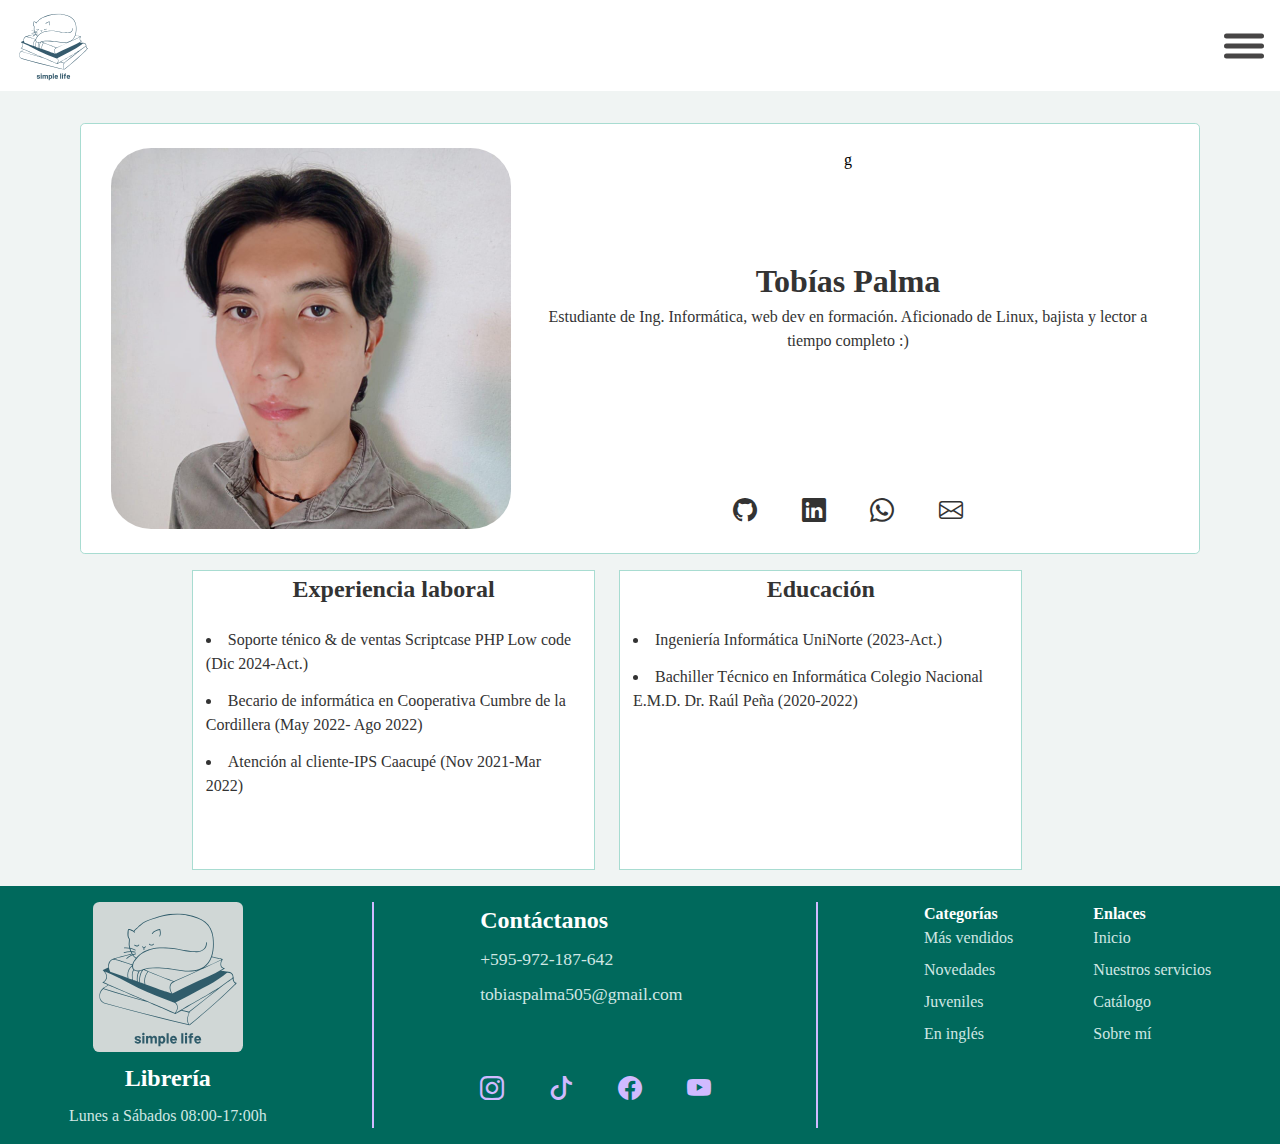
<file: pages/biografia.html>
<!DOCTYPE html>
<html lang="es">
<head>
    <meta charset="UTF-8">
    <meta name="viewport" content="width=device-width, initial-scale=1.0">
    <link rel="stylesheet" href="../css/styles.css">
    <link rel="stylesheet" href="../css/styles2.css">
    <link
    rel="stylesheet"
    href="https://cdn.jsdelivr.net/npm/bootstrap-icons@1.10.5/font/bootstrap-icons.css"/>
    <script src="../js/script.js" defer></script>
    <title>Biografía</title>
</head>
<body>
      <header>
        <div class="headerIzquierda">
            <a href="../index.html"><img src="../images/logo.svg" style="width: 75px;" alt=""></a>
        </div>

        <div class="ham-menu-off">
            <button id="btn-modo-oscuro">Modo Nocturno</button>
            <a href="./catalogo.html"><li>Catálogo</li></a>
            <a href="./servicios.html"><li>Nuestros servicios</li></a>
            <a href="./sugerencias.html"><li>Envianos tu sugerencias</li></a>
            <a href="./biografia.html"><li>Sobre mí</li></a>
        </div>

        <nav class="nav-ham-menu">
            <div class="ham-menu">
                <span></span>
                <span></span>
                <span></span>
            </div>
        </nav>
    </header>

    <main>

<div class="contenedor-biografia">


<div class="biografia primero">
    <img src="../images/yo.jpeg"alt="">

    <div class="biografia-derecha">

g
        <span>
            <h1>Tobías Palma</h1>
            <p>Estudiante de Ing. Informática, web dev en formación. Aficionado de Linux, bajista y lector a tiempo completo :)</p>
        </span>
                <div class="footer-centro-redes">
                        <a href="https://github.com/sebas2426"><i class="bi bi-github" style="font-size: 1.5rem;"></i></a>
                        <a href="https://www.linkedin.com/in/tobias-palma/"><i class="bi bi-linkedin" style="font-size: 1.5rem;"></i></a>
                        <a href="https://wa.me/595972187642"><i class="bi bi-whatsapp" style="font-size: 1.5rem;"></i></a>
                        <a href="mailto:tobiaspalma505@gmail.com"><i class="bi bi-envelope" style="font-size: 1.5rem;"></i></a>
                </div>
    </div>

    
</div>

<div class="biografias-secundarias">
   <!-- <div class="biografia segundo">
        <h2>Otros Proyectos</h2>
        <ul>
            <li>Proyecto 1</li>
            <li>Proyecto 2</li>
        </ul>
    </div>-->

    <div class="biografia tercero">
        
        <h2>Experiencia laboral</h2>
        <ul>
            <li>Soporte ténico & de ventas Scriptcase PHP Low code (Dic 2024-Act.)</li>
            <li>Becario de informática en Cooperativa Cumbre de la Cordillera (May 2022- Ago 2022)</li>
            <li>Atención al cliente-IPS Caacupé (Nov 2021-Mar 2022)</li>
        </ul>
    </div>
    
    <div class="biografia cuarto">
        <h2>Educación</h2>
        <ul>
            <li>Ingeniería Informática UniNorte (2023-Act.)</li>
            <li>Bachiller Técnico en Informática Colegio Nacional E.M.D. Dr. Raúl Peña (2020-2022)</li>
        </ul>
    </div>

</div>
</div>

<i class="bi bi-arrow-up-circle ir-inicio hidden"  style="font-size: 2.5rem;"></i>
    </main>

    <footer>
        <div class="contenedor-footer">

        <div class="footer-izquierda">
            <img src="../images/logo.svg" width="150px" height="auto" alt="">
            <h2>Librería</h2>
            <p>Lunes a Sábados 08:00-17:00h</p>
        </div>
        <div class="footer-linea"></div>

        <div class="footer-centro">
            <h2>Contáctanos</h2>
                <nav>
                    <ul>
                        <li class="numero">+595-972-187-642</li>
                        <li>tobiaspalma505@gmail.com</li>
                    </ul>
                </nav>
                
                <div class="footer-centro-redes">
                    <a href=""><i class="bi bi-instagram" style="font-size: 1.5rem;"></i></a>
                    <a href=""><i class="bi bi-tiktok" style="font-size: 1.5rem;"></i></a>
                    <a href=""><i class="bi bi-facebook" style="font-size: 1.5rem;"></i></a>
                    <a href=""><i class="bi bi-youtube" style="font-size: 1.5rem;"></i></a>
                </div>
        </div>
        <div class="footer-linea"></div>

            <div class="footer-derecha">
                <div class="footer-derecha-navs">
                    <h4>Categorías</h4>
                    <nav>
                        <ul>
                            <a href="./catalogo.html"><li>Más vendidos</li></a>
                            <a href="./catalogo.html"><li>Novedades</li></a>
                            <a href="./catalogo.html"><li>Juveniles</li></a>
                            <a href="./catalogo.html"><li>En inglés</li></a>
                        </ul>
                        
                    </nav>
                </div>

                <div class="footer-derecha-navs">
                    <h4>Enlaces</h4>
                    <nav>
                        <ul>
                            <a href="../index.html"><li>Inicio</li></a>
                            <a href="../pages/servicios.html"><li>Nuestros servicios</li></a>
                            <a href="../pages/catalogo.html"><li>Catálogo</li></a>
                            <a href="../pages/biografia.html"><li>Sobre mí</li></a>
                        </ul>
                        
                    </nav>
                </div>
            </div>

        </div>
    </footer>
</body>
</html>
</file>
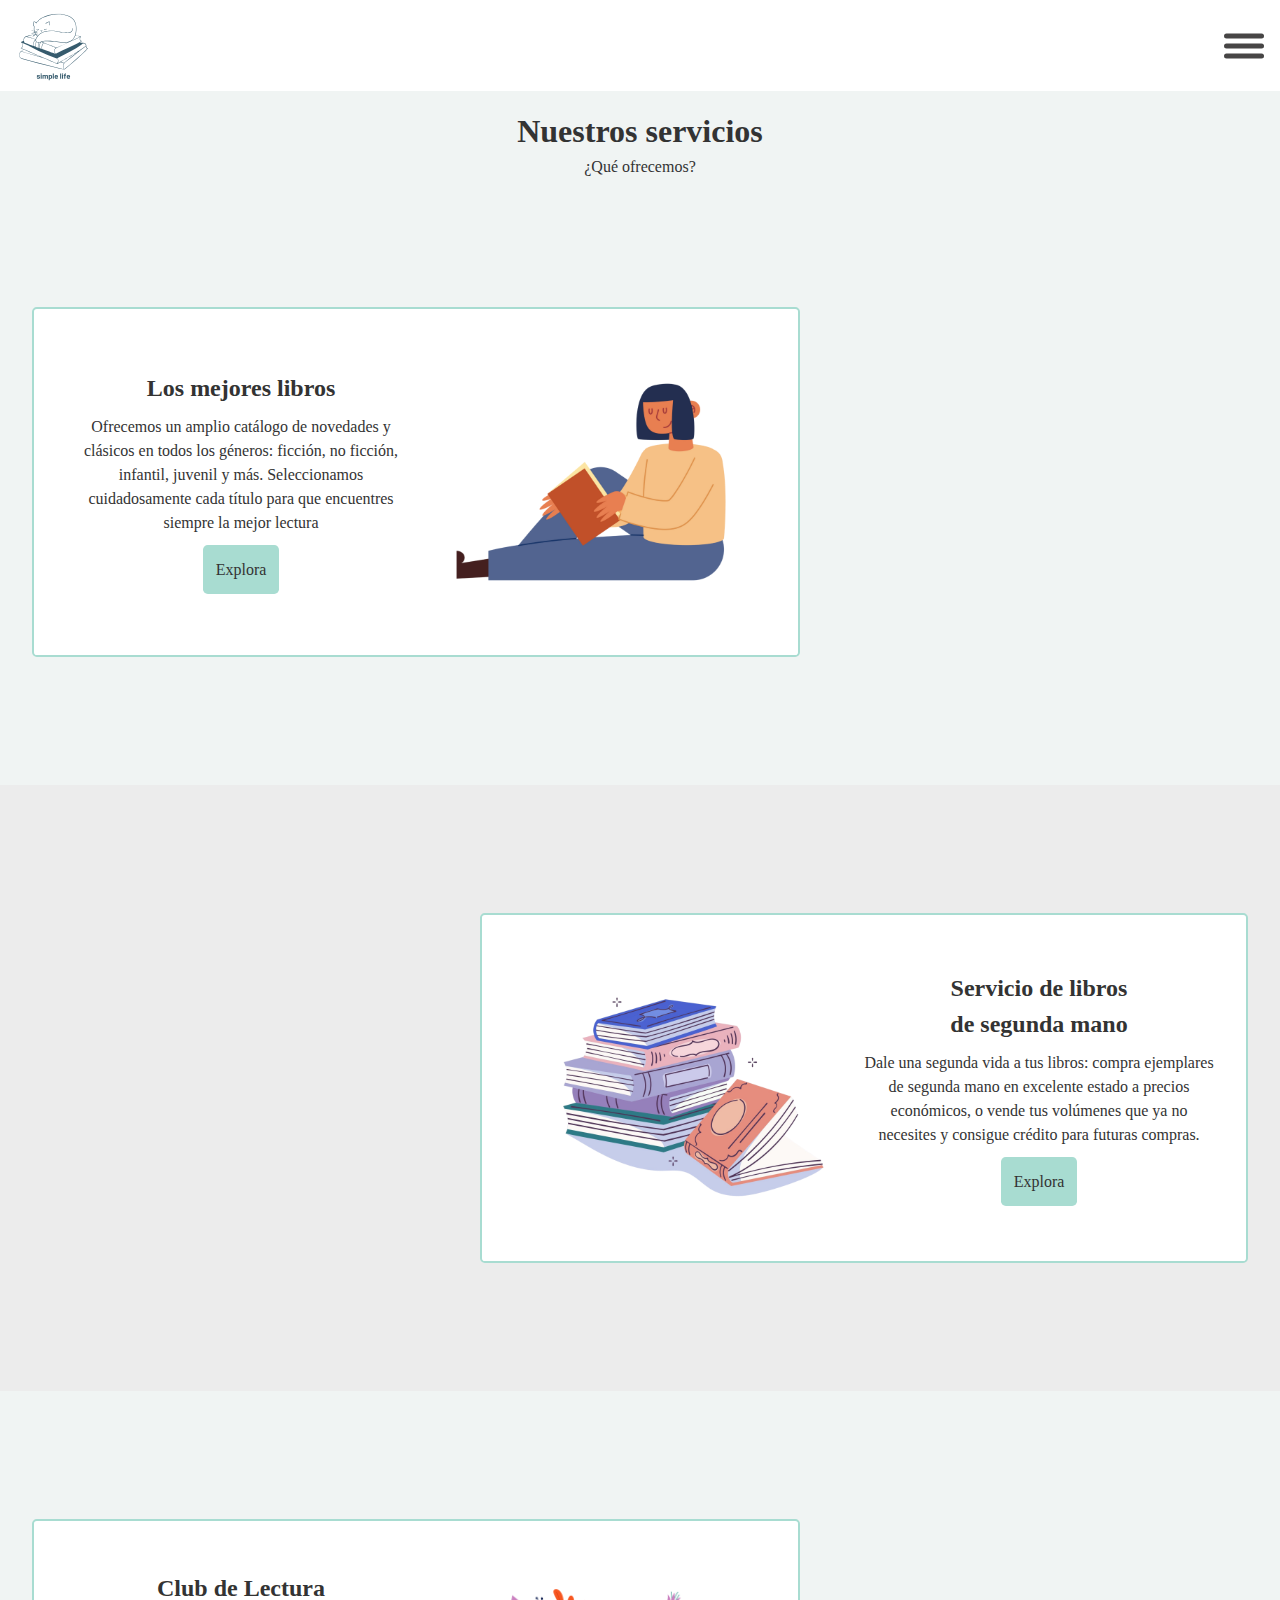
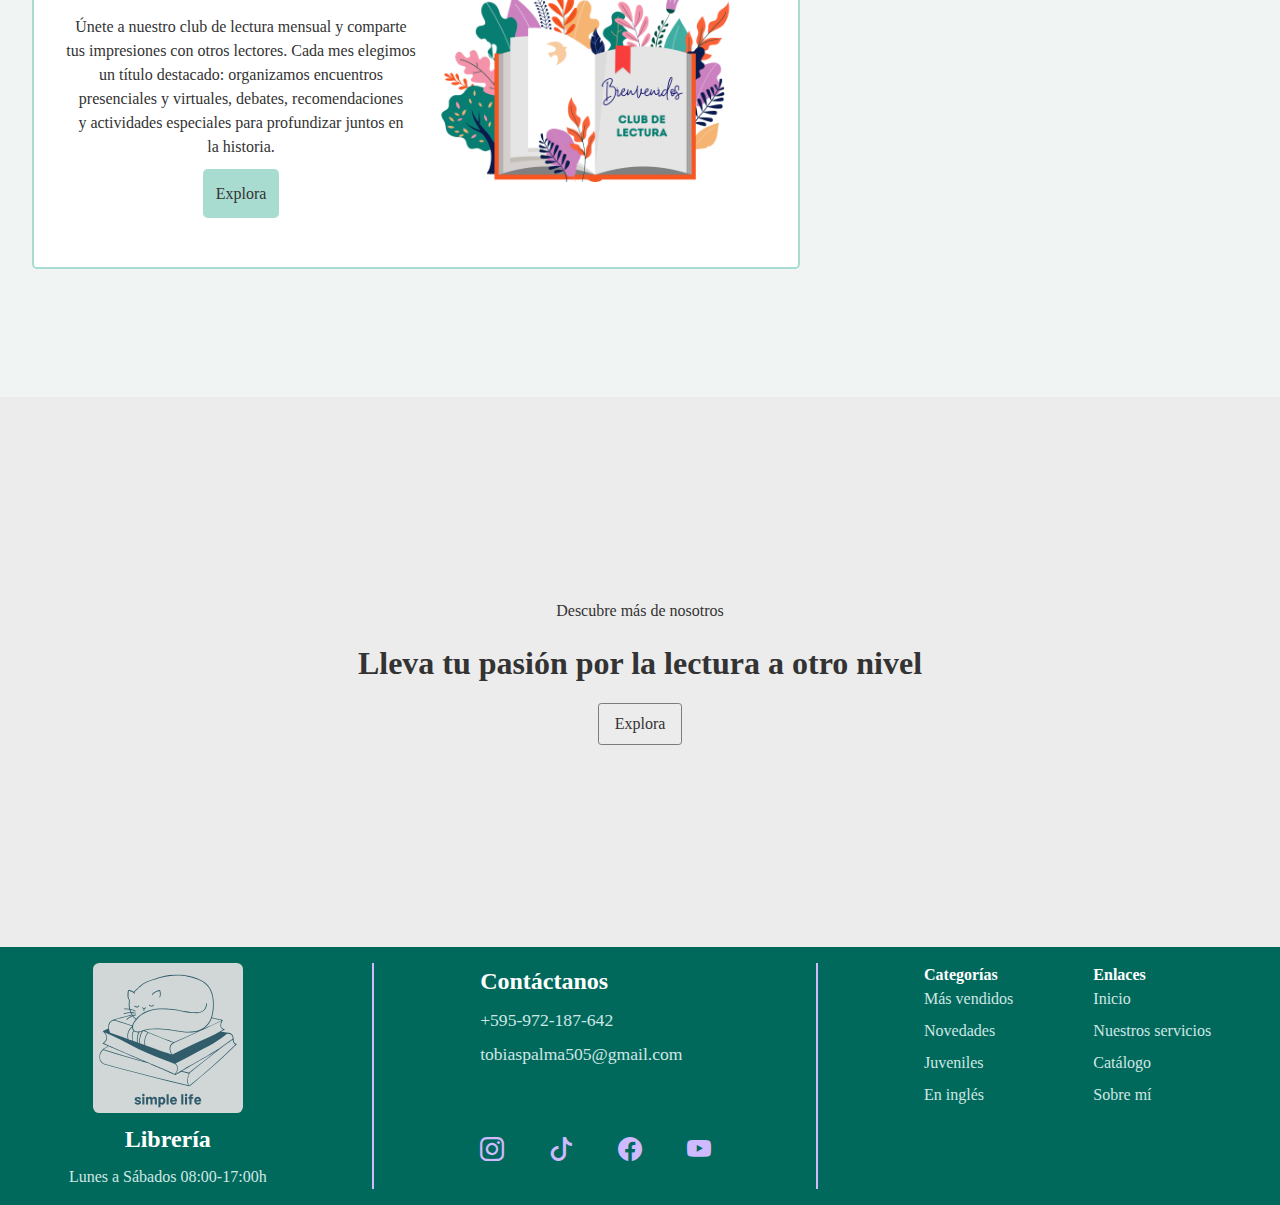
<file: pages/servicios.html>
<!DOCTYPE html>
<html lang="es">
<head>
    <meta charset="UTF-8">
    <meta name="viewport" content="width=device-width, initial-scale=1.0">
    <link rel="stylesheet" href="../css/styles.css">
    <link rel="stylesheet" href="../css/styles2.css">
    <link
    rel="stylesheet"
    href="https://cdn.jsdelivr.net/npm/bootstrap-icons@1.10.5/font/bootstrap-icons.css"/>
    <script src="../js/script.js" defer></script>
    <title>Nuestros servicios</title>
</head>
<body>
    <header>
        <div class="headerIzquierda">
            <a href="../index.html"><img src="../images/logo.svg" style="width: 75px;" alt=""></a>
        </div>

        <div class="ham-menu-off">
            <!--<a href=""><li>Modo Nocturno</li></a>-->
            <a href="./catalogo.html"><li>Catálogo</li></a>
            <a href="./servicios.html"><li>Nuestros servicios</li></a>
            <a href="./sugerencias.html"><li>Envianos tu sugerencias</li></a>
            <a href="./biografia.html"><li>Sobre mí</li></a>
        </div>

        <nav class="nav-ham-menu">
            <div class="ham-menu">
                <span></span>
                <span></span>
                <span></span>
            </div>
        </nav>
    </header>

<main>
    <h1>Nuestros servicios</h1>
    <p>¿Qué ofrecemos?</p>

    
        <div class="contenedor-servicios uno">
            <div class="servicio-izquierda uno">
                <h2>Los mejores libros</h2>
                <p>Ofrecemos un amplio catálogo de novedades y clásicos en todos los géneros: ficción, no ficción, infantil, juvenil y más. Seleccionamos cuidadosamente cada título para que encuentres siempre la mejor lectura</p>
                <button type="button">Explora</button>
            </div>
    
            <div class="servicio-derecha uno">
                <img src="../images/womanReading.png"alt="">
            </div>
        </div>

        <div class="contenedor-color-fondo">
            <div class="contenedor-servicios dos">

                <div class="servicio-derecha dos">
                    <img src="../images/librosSegundaMano.png" alt="">
                </div>
                <div class="servicio-izquierda dos">
                    <h2>Servicio de libros de segunda mano</h2>
                    <p>Dale una segunda vida a tus libros: compra ejemplares de segunda mano en excelente estado a precios económicos, o vende tus volúmenes que ya no necesites y consigue crédito para futuras compras.</p>
                    <button type="button">Explora</button>
                </div>
                
            </div>
        </div>

        <div class="contenedor-servicios tres">
            <div class="servicio-izquierda tres">
                <h2>Club de Lectura</h2>
                <p>Únete a nuestro club de lectura mensual y comparte tus impresiones con otros lectores. Cada mes elegimos un título destacado: organizamos encuentros presenciales y virtuales, debates, recomendaciones y actividades especiales para profundizar juntos en la historia.</p>
                <button type="button">Explora</button>
            </div>
    
            <div class="servicio-derecha tres">
                <img src="../images/clubLectura3.png"  alt="">
            </div>
        </div>
    
    <div class="contenedor-explora">
        <p>Descubre más de nosotros</p>
        <h1>Lleva tu pasión por la lectura a otro nivel</h1>
        <a href="../index.html" type="button">Explora</a>
    </div>
    <i class="bi bi-arrow-up-circle ir-inicio hidden"  style="font-size: 2.5rem;"></i>
</main>


    <footer>
        <div class="contenedor-footer">

        <div class="footer-izquierda">
            <img src="../images/logo.svg" width="150px" height="auto" alt="">
            <h2>Librería</h2>
            <p>Lunes a Sábados 08:00-17:00h</p>
        </div>
        <div class="footer-linea"></div>

        <div class="footer-centro">
            <h2>Contáctanos</h2>
                <nav>
                    <ul>
                        <li class="numero">+595-972-187-642</li>
                        <li>tobiaspalma505@gmail.com</li>
                    </ul>
                </nav>
                
                <div class="footer-centro-redes">
                    <a href=""><i class="bi bi-instagram" style="font-size: 1.5rem;"></i></a>
                    <a href=""><i class="bi bi-tiktok" style="font-size: 1.5rem;"></i></a>
                    <a href=""><i class="bi bi-facebook" style="font-size: 1.5rem;"></i></a>
                    <a href=""><i class="bi bi-youtube" style="font-size: 1.5rem;"></i></a>
                </div>
        </div>
        <div class="footer-linea"></div>

            <div class="footer-derecha">
                <div class="footer-derecha-navs">
                    <h4>Categorías</h4>
                    <nav>
                        <ul>
                            <a href="./catalogo.html"><li>Más vendidos</li></a>
                            <a href="./catalogo.html"><li>Novedades</li></a>
                            <a href="./catalogo.html"><li>Juveniles</li></a>
                            <a href="./catalogo.html"><li>En inglés</li></a>
                        </ul>
                        
                    </nav>
                </div>

                <div class="footer-derecha-navs">
                    <h4>Enlaces</h4>
                    <nav>
                        <ul>
                            <a href="../index.html"><li>Inicio</li></a>
                            <a href="../pages/servicios.html"><li>Nuestros servicios</li></a>
                            <a href="../pages/catalogo.html"><li>Catálogo</li></a>
                            <a href="../pages/biografia.html"><li>Sobre mí</li></a>
                        </ul>
                        
                    </nav>
                </div>
            </div>

        </div>
    </footer>
</body>
</html>
</file>
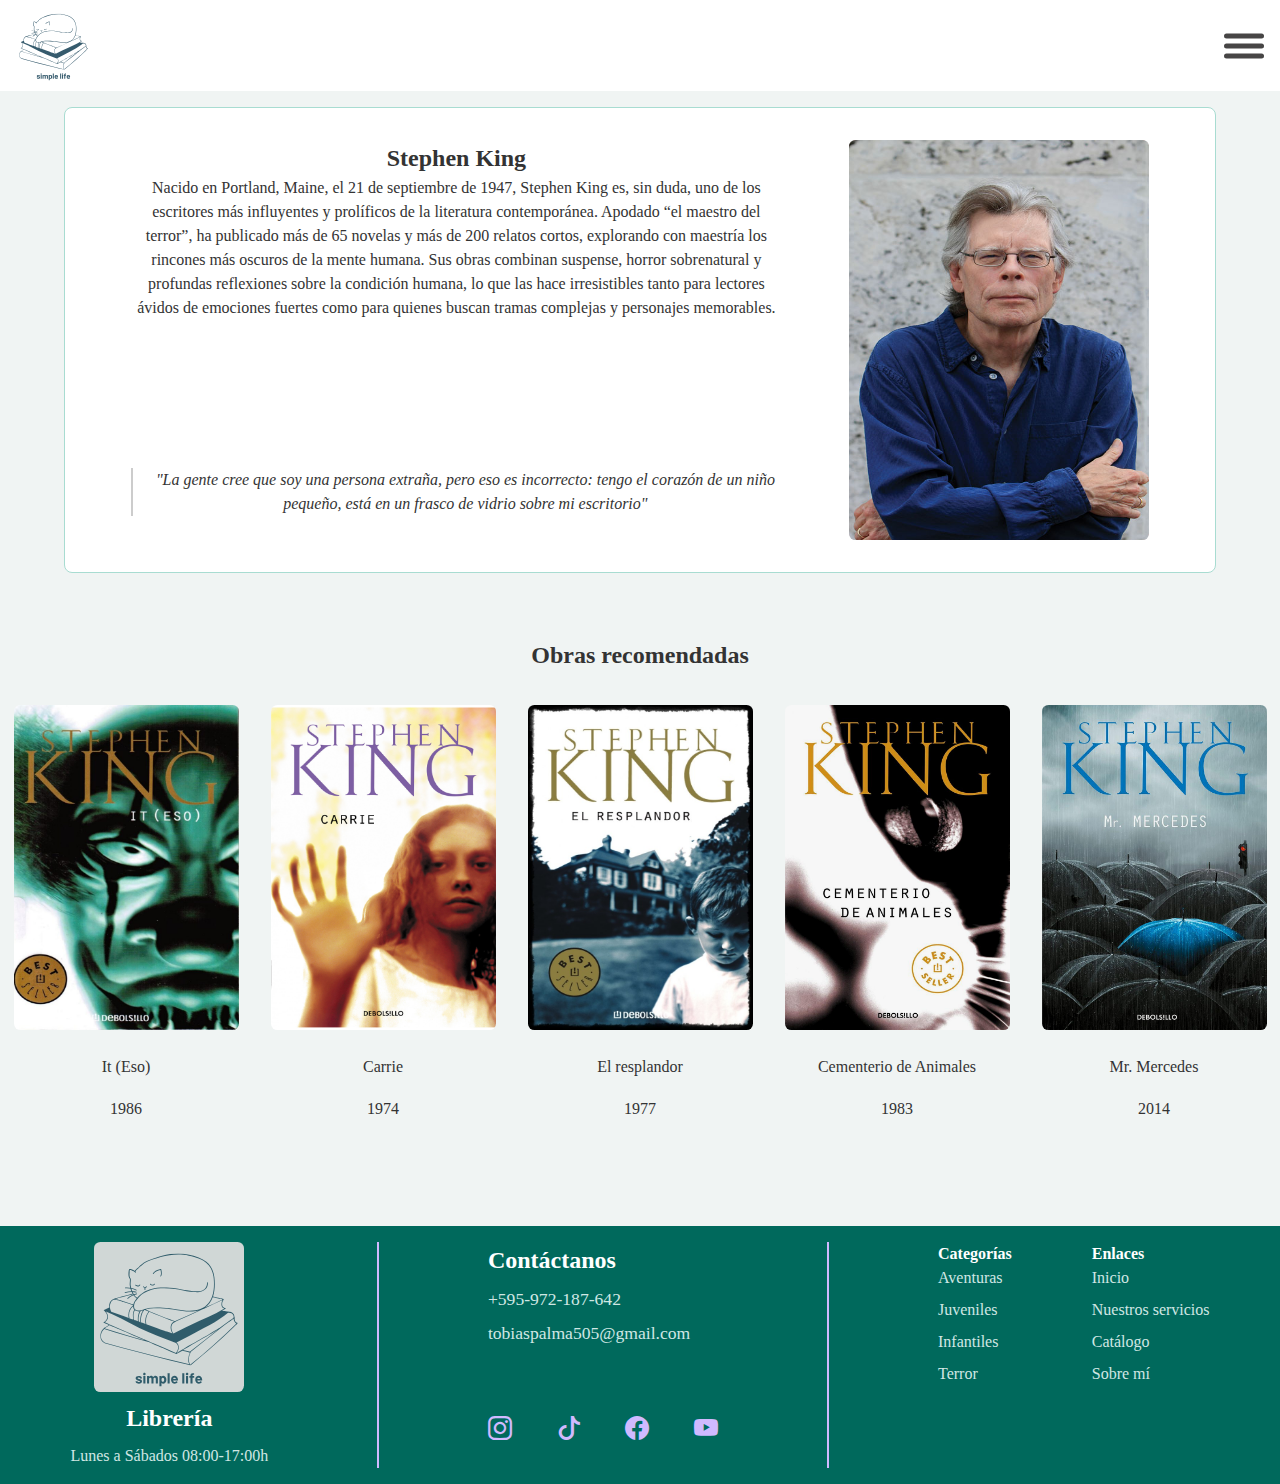
<file: pages/autores/autor1.html>
<!DOCTYPE html>
<html lang="en">
<head>
    <meta charset="UTF-8">
    <meta name="viewport" content="width=device-width, initial-scale=1.0">
    <link rel="stylesheet" href="../../css/styles.css">
    <link rel="stylesheet" href="../../css/styles2.css">
    <link
    rel="stylesheet"
    href="https://cdn.jsdelivr.net/npm/bootstrap-icons@1.10.5/font/bootstrap-icons.css"/>
    <script src="../../js/script.js" defer></script>
    <title>Autores</title>
</head>
<body>
     <header>
        <div class="headerIzquierda">
            <a href="../../index.html"><img src="../../images/logo.svg" style="width: 75px;" alt=""></a>
        </div>

        <div class="ham-menu-off">
            <button id="btn-modo-oscuro">Modo Nocturno</button>
            <a href="../catalogo.html"><li>Catálogo</li></a>
            <a href="../servicios.html"><li>Nuestros servicios</li></a>
            <a href="../sugerencias.html"><li>Envianos tu sugerencias</li></a>
            <a href="../biografia.html"><li>Sobre mí</li></a>
        </div>

        <nav class="nav-ham-menu">
            <div class="ham-menu">
                <span></span>
                <span></span>
                <span></span>
            </div>
        </nav>
    </header>
    <main>
        <div class="contenedor-autores">
            <div class="autores-izquierda">
                <div>
                    <h2>Stephen King</h2>
                    <p>Nacido en Portland, Maine, el 21 de septiembre de 1947, Stephen King es, sin duda, uno de los escritores más influyentes y prolíficos de la literatura contemporánea. Apodado “el maestro del terror”, ha publicado más de 65 novelas y más de 200 relatos cortos, explorando con maestría los rincones más oscuros de la mente humana. Sus obras combinan suspense, horror sobrenatural y profundas reflexiones sobre la condición humana, lo que las hace irresistibles tanto para lectores ávidos de emociones fuertes como para quienes buscan tramas complejas y personajes memorables.</p>
                </div>

                <div class="frase-celebre">
                     <p>"La gente cree que soy una persona extraña, pero eso es incorrecto: tengo el corazón de un niño pequeño, está en un frasco de vidrio sobre mi escritorio"</p>
                </div>
        </div>
            <div class="contenedor-imagen-autor">
                <img src="../../images/autor1.jpg" alt="">
            </div>
        </div>

        <div class="contenedor-autores-obras">
            <h2>Obras recomendadas</h2>
            <div class="autores-obras">
                <div class="obra">
                    <img src="../../images/autores/it.jpg" alt="It de Stephen King">
                    <div class="info-libros">
                        <p>It (Eso)</p>
                        <p>1986</p>
                    </div>
                </div>
                <div class="obra"><img src="../../images/autores/carrie.png" alt="It de Stephen King">
                    <div class="info-libros">
                        <p>Carrie</p>
                        <p>1974</p></div>
                    </div>
                <div class="obra">
                    <img src="../../images/autores/el-resplandor.jpg" alt="It de Stephen King">
                   <div class="info-libros">
                       <p>El resplandor</p>
                       <p>1977</p>
                   </div>
                </div>
                <div class="obra"><img src="../../images/autores/cementerio-animales.jpg" alt="It de Stephen King">
                    <div class="info-libros">
                        <p>Cementerio de Animales</p>
                        <p>1983</p></div>
                    </div>
                <div class="obra"><img src="../../images/autores/mr-mercedes.jpg" alt="It de Stephen King">
                    <div class="info-libros">
                        <p>Mr. Mercedes</p>
                        <p>2014</p>
                    </div>
                </div>
            </div>
        </div>
        <i class="bi bi-arrow-up-circle ir-inicio hidden"  style="font-size: 2.5rem;"></i>
    </main>

    <footer>
        <div class="contenedor-footer">

        <div class="footer-izquierda">
            <img src="../../images/logo.svg" width="150px" height="auto" alt="">
            <h2>Librería</h2>
            <p>Lunes a Sábados 08:00-17:00h</p>
        </div>
        <div class="footer-linea"></div>

        <div class="footer-centro">
            <h2>Contáctanos</h2>
                <nav>
                    <ul>
                        <li class="numero">+595-972-187-642</li>
                        <li>tobiaspalma505@gmail.com</li>
                    </ul>
                </nav>
                
                <div class="footer-centro-redes">
                    <a href=""><i class="bi bi-instagram" style="font-size: 1.5rem;"></i></a>
                    <a href=""><i class="bi bi-tiktok" style="font-size: 1.5rem;"></i></a>
                    <a href=""><i class="bi bi-facebook" style="font-size: 1.5rem;"></i></a>
                    <a href=""><i class="bi bi-youtube" style="font-size: 1.5rem;"></i></a>
                </div>
        </div>
        <div class="footer-linea"></div>

            <div class="footer-derecha">
                <div class="footer-derecha-navs">
                    <h4>Categorías</h4>
                    <nav>
                        <ul>
                            <a href=""><li>Aventuras</li></a>
                            <a href=""><li>Juveniles</li></a>
                            <a href=""><li>Infantiles</li></a>
                            <a href=""><li>Terror</li></a>
                        </ul>
                        
                    </nav>
                </div>

                <div class="footer-derecha-navs">
                    <h4>Enlaces</h4>
                    <nav>
                        <ul>
                            <a href="../../index.html"><li>Inicio</li></a>
                            <a href="../../pages/servicios.html"><li>Nuestros servicios</li></a>
                            <a href="../../pages/catalogo.html"><li>Catálogo</li></a>
                            <a href="../../pages/biografia.html"><li>Sobre mí</li></a>
                        </ul>
                        
                    </nav>
                </div>
            </div>

        </div>
    </footer>
</body>
</html>
</file>
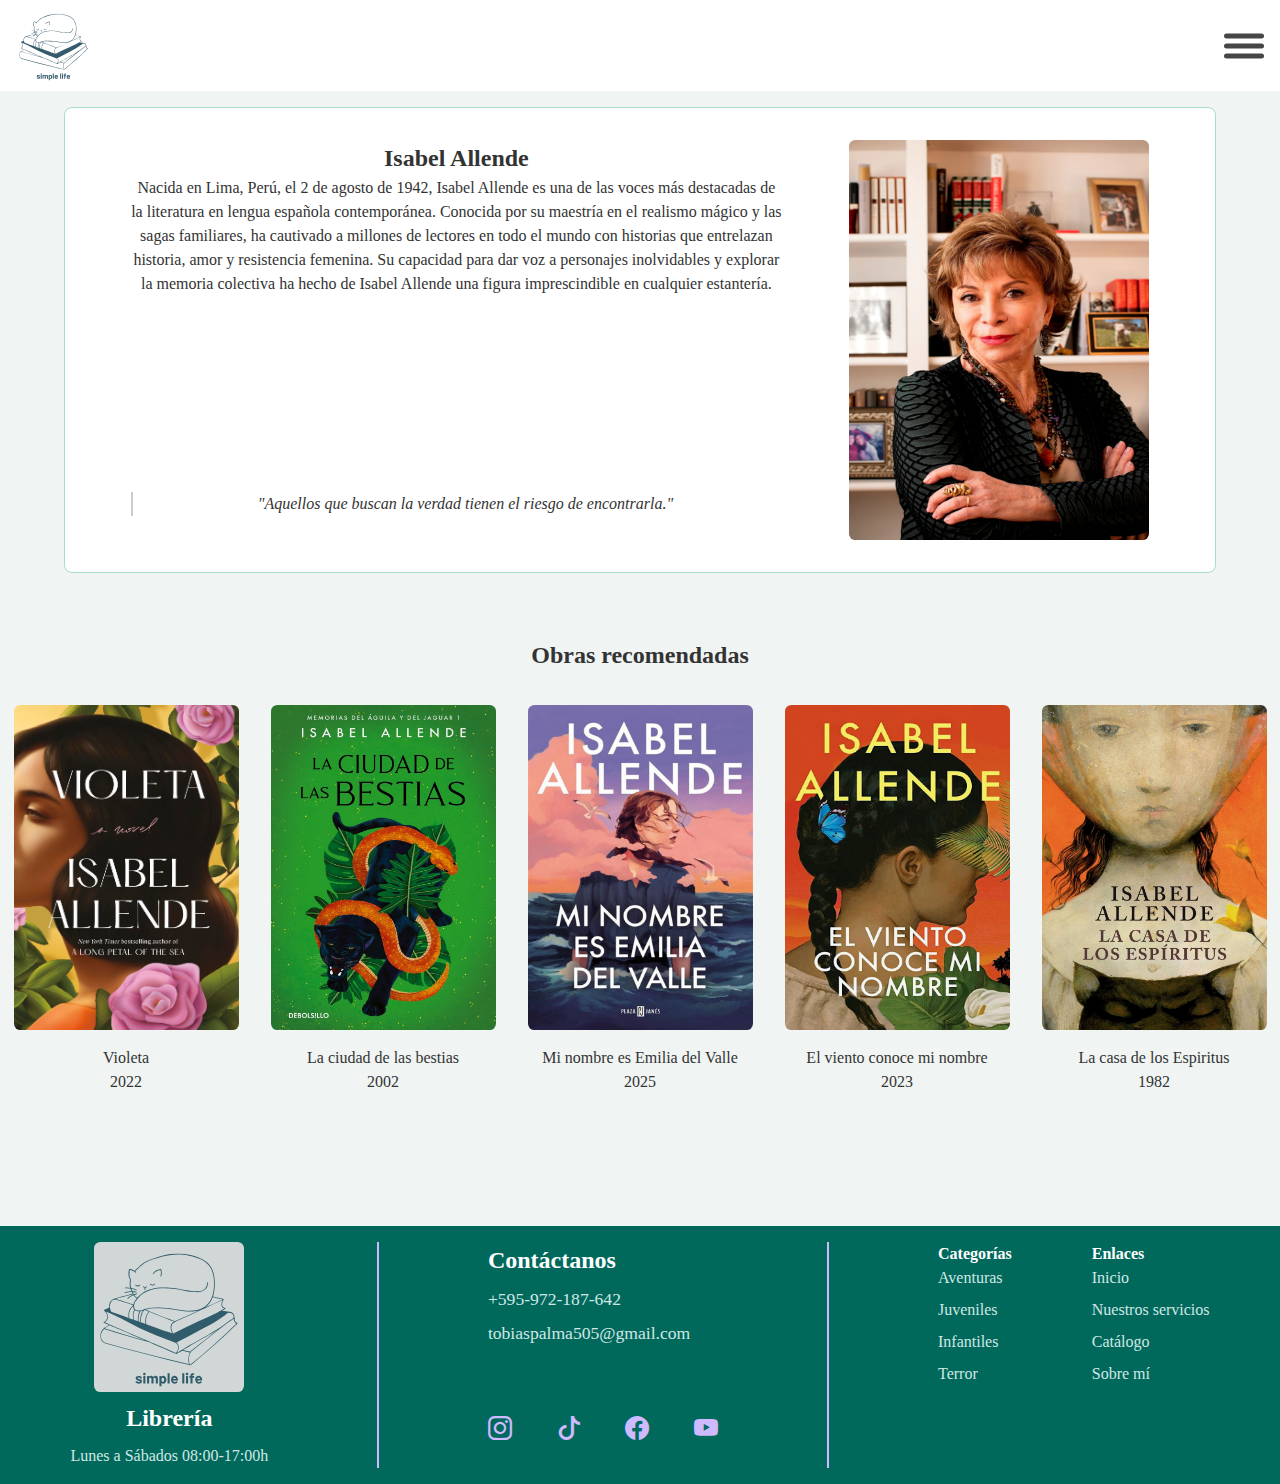
<file: pages/autores/autor2.html>
<!DOCTYPE html>
<html lang="en">
<head>
    <meta charset="UTF-8">
    <meta name="viewport" content="width=device-width, initial-scale=1.0">
    <link rel="stylesheet" href="../../css/styles.css">
    <link rel="stylesheet" href="../../css/styles2.css">
    <link
    rel="stylesheet"
    href="https://cdn.jsdelivr.net/npm/bootstrap-icons@1.10.5/font/bootstrap-icons.css"/>
    <script src="../../js/script.js" defer></script>
    <title>Autores</title>
</head>
<body>
     <header>
        <div class="headerIzquierda">
            <a href="../../index.html"><img src="../../images/logo.svg" style="width: 75px;" alt=""></a>
        </div>

        <div class="ham-menu-off">
            <!--<a href=""><li>Modo Nocturno</li></a>-->
            <a href="../catalogo.html"><li>Catálogo</li></a>
            <a href="../servicios.html"><li>Nuestros servicios</li></a>
            <a href="../sugerencias.html"><li>Envianos tu sugerencias</li></a>
            <a href="../biografia.html"><li>Sobre mí</li></a>
        </div>

        <nav class="nav-ham-menu">
            <div class="ham-menu">
                <span></span>
                <span></span>
                <span></span>
            </div>
        </nav>
    </header>
    <main>
         <div class="contenedor-autores">
            <div class="autores-izquierda">
                <div>
                    <h2>Isabel Allende</h2>
                    <p>Nacida en Lima, Perú, el 2 de agosto de 1942, Isabel Allende es una de las voces más destacadas de la literatura en lengua española contemporánea. Conocida por su maestría en el realismo mágico y las sagas familiares, ha cautivado a millones de lectores en todo el mundo con historias que entrelazan historia, amor y resistencia femenina.
                        Su capacidad para dar voz a personajes inolvidables y explorar la memoria colectiva ha hecho de Isabel Allende una figura imprescindible en cualquier estantería.
                    </p>
                </div>

                <div class="frase-celebre">
                     <p>"Aquellos que buscan la verdad tienen el riesgo de encontrarla."</p>
                </div>
        </div>
            <div class="contenedor-imagen-autor">
                <img src="../../images/autor2.webp" alt="">
            </div>
        </div>
        <div class="contenedor-autores-obras">
            <h2>Obras recomendadas</h2>
            <div class="autores-obras">
                <div class="obra">
                    <img src="../../images/autores/violeta.jpeg" alt="It de Stephen King">
                    <div>
                        <p>Violeta</p>
                        <p>2022</p>
                    </div>
                </div>
                <div class="obra">
                    <img src="../../images/autores/ciudad-bestias.jpg" alt="It de Stephen King">
                    <div>
                        <p>La ciudad de las bestias</p>
                        <p>2002</p></div>
                    </div>
                <div class="obra">
                    <img src="../../images/autores/emilia-del-valle.jpg" alt="It de Stephen King">
                    <div>
                        <p>Mi nombre es Emilia del Valle</p>
                        <p>2025</p>
                    </div>
                </div>
                <div class="obra">
                    <img src="../../images/autores/el-viento-conoce-mi-nombre.jpg" alt="It de Stephen King">
                    <div>
                        <p>El viento conoce mi nombre</p>
                        <p>2023</p></div>
                    </div>
                <div class="obra">
                    <img src="../../images/autores/casa-de-los-espiritus.jpg" alt="It de Stephen King">
                    <div>
                        <p>La casa de los Espiritus</p>
                        <p>1982</p>
                    </div>
                </div>
            </div>
        </div>
        <i class="bi bi-arrow-up-circle ir-inicio hidden"  style="font-size: 2.5rem;"></i>
    </main>

    <footer>
        <div class="contenedor-footer">

        <div class="footer-izquierda">
            <img src="../../images/logo.svg" width="150px" height="auto" alt="">
            <h2>Librería</h2>
            <p>Lunes a Sábados 08:00-17:00h</p>
        </div>
        <div class="footer-linea"></div>

        <div class="footer-centro">
            <h2>Contáctanos</h2>
                <nav>
                    <ul>
                        <li class="numero">+595-972-187-642</li>
                        <li>tobiaspalma505@gmail.com</li>
                    </ul>
                </nav>
                
                <div class="footer-centro-redes">
                    <a href=""><i class="bi bi-instagram" style="font-size: 1.5rem;"></i></a>
                    <a href=""><i class="bi bi-tiktok" style="font-size: 1.5rem;"></i></a>
                    <a href=""><i class="bi bi-facebook" style="font-size: 1.5rem;"></i></a>
                    <a href=""><i class="bi bi-youtube" style="font-size: 1.5rem;"></i></a>
                </div>
        </div>
        <div class="footer-linea"></div>

            <div class="footer-derecha">
                <div class="footer-derecha-navs">
                    <h4>Categorías</h4>
                    <nav>
                        <ul>
                            <a href=""><li>Aventuras</li></a>
                            <a href=""><li>Juveniles</li></a>
                            <a href=""><li>Infantiles</li></a>
                            <a href=""><li>Terror</li></a>
                        </ul>
                        
                    </nav>
                </div>

                <div class="footer-derecha-navs">
                    <h4>Enlaces</h4>
                    <nav>
                        <ul>
                            <a href="../../index.html"><li>Inicio</li></a>
                            <a href="../../pages/servicios.html"><li>Nuestros servicios</li></a>
                            <a href="../../pages/catalogo.html"><li>Catálogo</li></a>
                            <a href="../../pages/biografia.html"><li>Sobre mí</li></a>
                        </ul>
                        
                    </nav>
                </div>
            </div>

        </div>
    </footer>
</body>
</html>
</file>
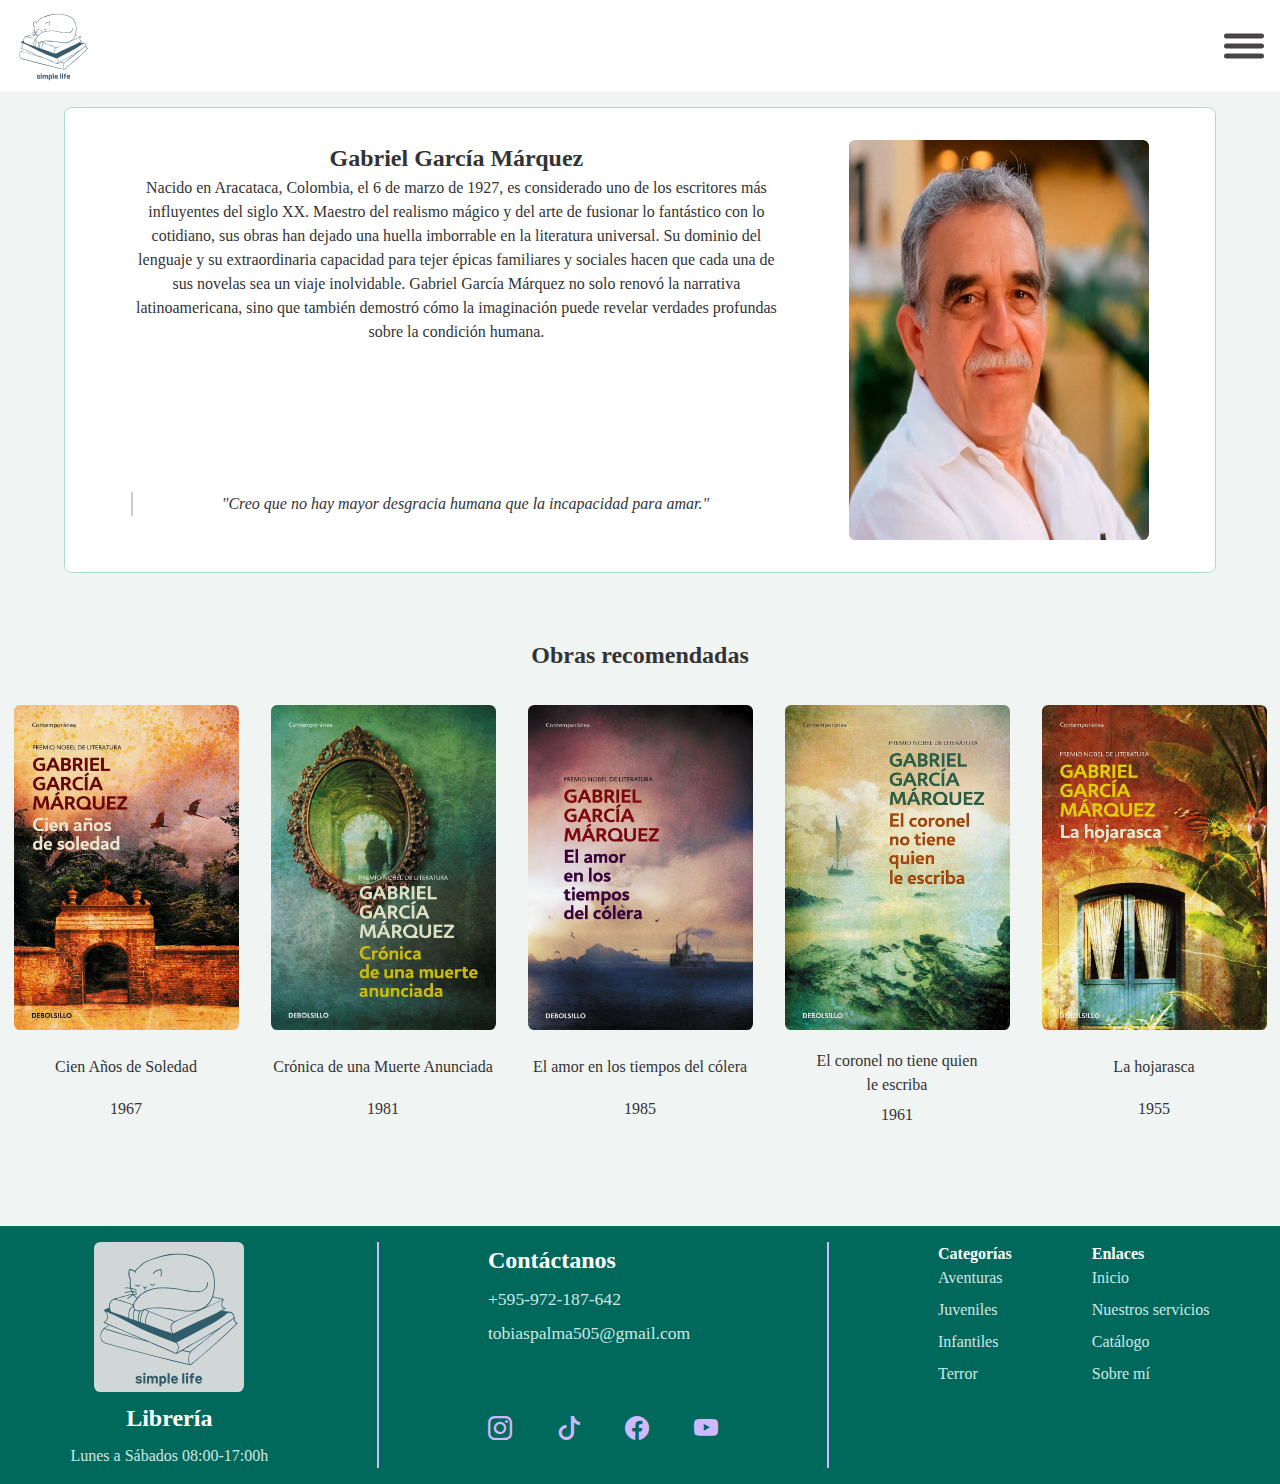
<file: pages/autores/autor3.html>
<!DOCTYPE html>
<html lang="en">
<head>
    <meta charset="UTF-8">
    <meta name="viewport" content="width=device-width, initial-scale=1.0">
    <link rel="stylesheet" href="../../css/styles.css">
    <link rel="stylesheet" href="../../css/styles2.css">
    <link
    rel="stylesheet"
    href="https://cdn.jsdelivr.net/npm/bootstrap-icons@1.10.5/font/bootstrap-icons.css"/>
    <script src="../../js/script.js" defer></script>
    <title>Autores</title>
</head>
<body>
     <header>
        <div class="headerIzquierda">
            <a href="../../index.html"><img src="../../images/logo.svg" style="width: 75px;" alt=""></a>
        </div>

        <div class="ham-menu-off">
            <!--<a href=""><li>Modo Nocturno</li></a>-->
            <a href="../catalogo.html"><li>Catálogo</li></a>
            <a href="../servicios.html"><li>Nuestros servicios</li></a>
            <a href="../sugerencias.html"><li>Envianos tu sugerencias</li></a>
            <a href="../biografia.html"><li>Sobre mí</li></a>
        </div>

        <nav class="nav-ham-menu">
            <div class="ham-menu">
                <span></span>
                <span></span>
                <span></span>
            </div>
        </nav>
    </header>
    <main>
         <div class="contenedor-autores">
            <div class="autores-izquierda">
                <div>
                    <h2>Gabriel García Márquez</h2>
                    <p>Nacido en Aracataca, Colombia, el 6 de marzo de 1927, es considerado uno de los escritores más influyentes del siglo XX. Maestro del realismo mágico y del arte de fusionar lo fantástico con lo cotidiano, sus obras han dejado una huella imborrable en la literatura universal. Su dominio del lenguaje y su extraordinaria capacidad para tejer épicas familiares y sociales hacen que cada una de sus novelas sea un viaje inolvidable. Gabriel García Márquez no solo renovó la narrativa latinoamericana, sino que también demostró cómo la imaginación puede revelar verdades profundas sobre la condición humana.</p>
                </div>

                <div class="frase-celebre">
                     <p>"Creo que no hay mayor desgracia humana que la incapacidad para amar."</p>
                </div>
        </div>
            <div class="contenedor-imagen-autor">
                <img src="../../images/autor3.jpg" alt="">
            </div>
        </div>

        <div class="contenedor-autores-obras">
            <h2>Obras recomendadas</h2>
            <div class="autores-obras">
                <div class="obra">
                    <img src="../../images/autores/cien-anios-soledad.jpg" alt="It de Stephen King">
                    <div class="info-libros">
                        <p>Cien Años de Soledad</p>
                        <p>1967</p>
                    </div>
                </div>
                <div class="obra">
                    <img src="../../images/autores/cronica-muerte-anunciada.jpg"  alt="It de Stephen King">
                    <div class="info-libros">
                        <p>Crónica de una Muerte Anunciada</p>
                        <p>1981</p></div>
                    </div>
                <div class="obra">
                    <img src="../../images/autores/amor-tiempos-colera.jpg" alt="It de Stephen King">
                    <div class="info-libros">
                        <p>El amor en los tiempos del cólera</p>
                        <p>1985</p>
                    </div>
                </div>
                <div class="obra">
                    <img src="../../images/autores/coronel.jpg"  alt="It de Stephen King">
                   <div class="info-libros">
                       <p>El coronel no tiene quien le escriba</p>
                       <p>1961</p></div>
                   </div>
                <div class="obra">
                    <img src="../../images/autores/la-hojarasca.jpg" alt="It de Stephen King">
                    <div class="info-libros">
                        <p>La hojarasca</p>
                        <p>1955</p></div>
                    </div>
                </div>
        </div>
        <i class="bi bi-arrow-up-circle ir-inicio hidden"  style="font-size: 2.5rem;"></i>
    </main>

    <footer>
        <div class="contenedor-footer">

        <div class="footer-izquierda">
            <img src="../../images/logo.svg" width="150px" height="auto" alt="">
            <h2>Librería</h2>
            <p>Lunes a Sábados 08:00-17:00h</p>
        </div>
        <div class="footer-linea"></div>

        <div class="footer-centro">
            <h2>Contáctanos</h2>
                <nav>
                    <ul>
                        <li class="numero">+595-972-187-642</li>
                        <li>tobiaspalma505@gmail.com</li>
                    </ul>
                </nav>
                
                <div class="footer-centro-redes">
                    <a href=""><i class="bi bi-instagram" style="font-size: 1.5rem;"></i></a>
                    <a href=""><i class="bi bi-tiktok" style="font-size: 1.5rem;"></i></a>
                    <a href=""><i class="bi bi-facebook" style="font-size: 1.5rem;"></i></a>
                    <a href=""><i class="bi bi-youtube" style="font-size: 1.5rem;"></i></a>
                </div>
        </div>
        <div class="footer-linea"></div>

            <div class="footer-derecha">
                <div class="footer-derecha-navs">
                    <h4>Categorías</h4>
                    <nav>
                        <ul>
                            <a href=""><li>Aventuras</li></a>
                            <a href=""><li>Juveniles</li></a>
                            <a href=""><li>Infantiles</li></a>
                            <a href=""><li>Terror</li></a>
                        </ul>
                        
                    </nav>
                </div>

                <div class="footer-derecha-navs">
                    <h4>Enlaces</h4>
                    <nav>
                        <ul>
                            <a href="../../index.html"><li>Inicio</li></a>
                            <a href="../../pages/servicios.html"><li>Nuestros servicios</li></a>
                            <a href="../../pages/catalogo.html"><li>Catálogo</li></a>
                            <a href="../../pages/biografia.html"><li>Sobre mí</li></a>
                        </ul>
                        
                    </nav>
                </div>
            </div>

        </div>
    </footer>
</body>
</html>
</file>
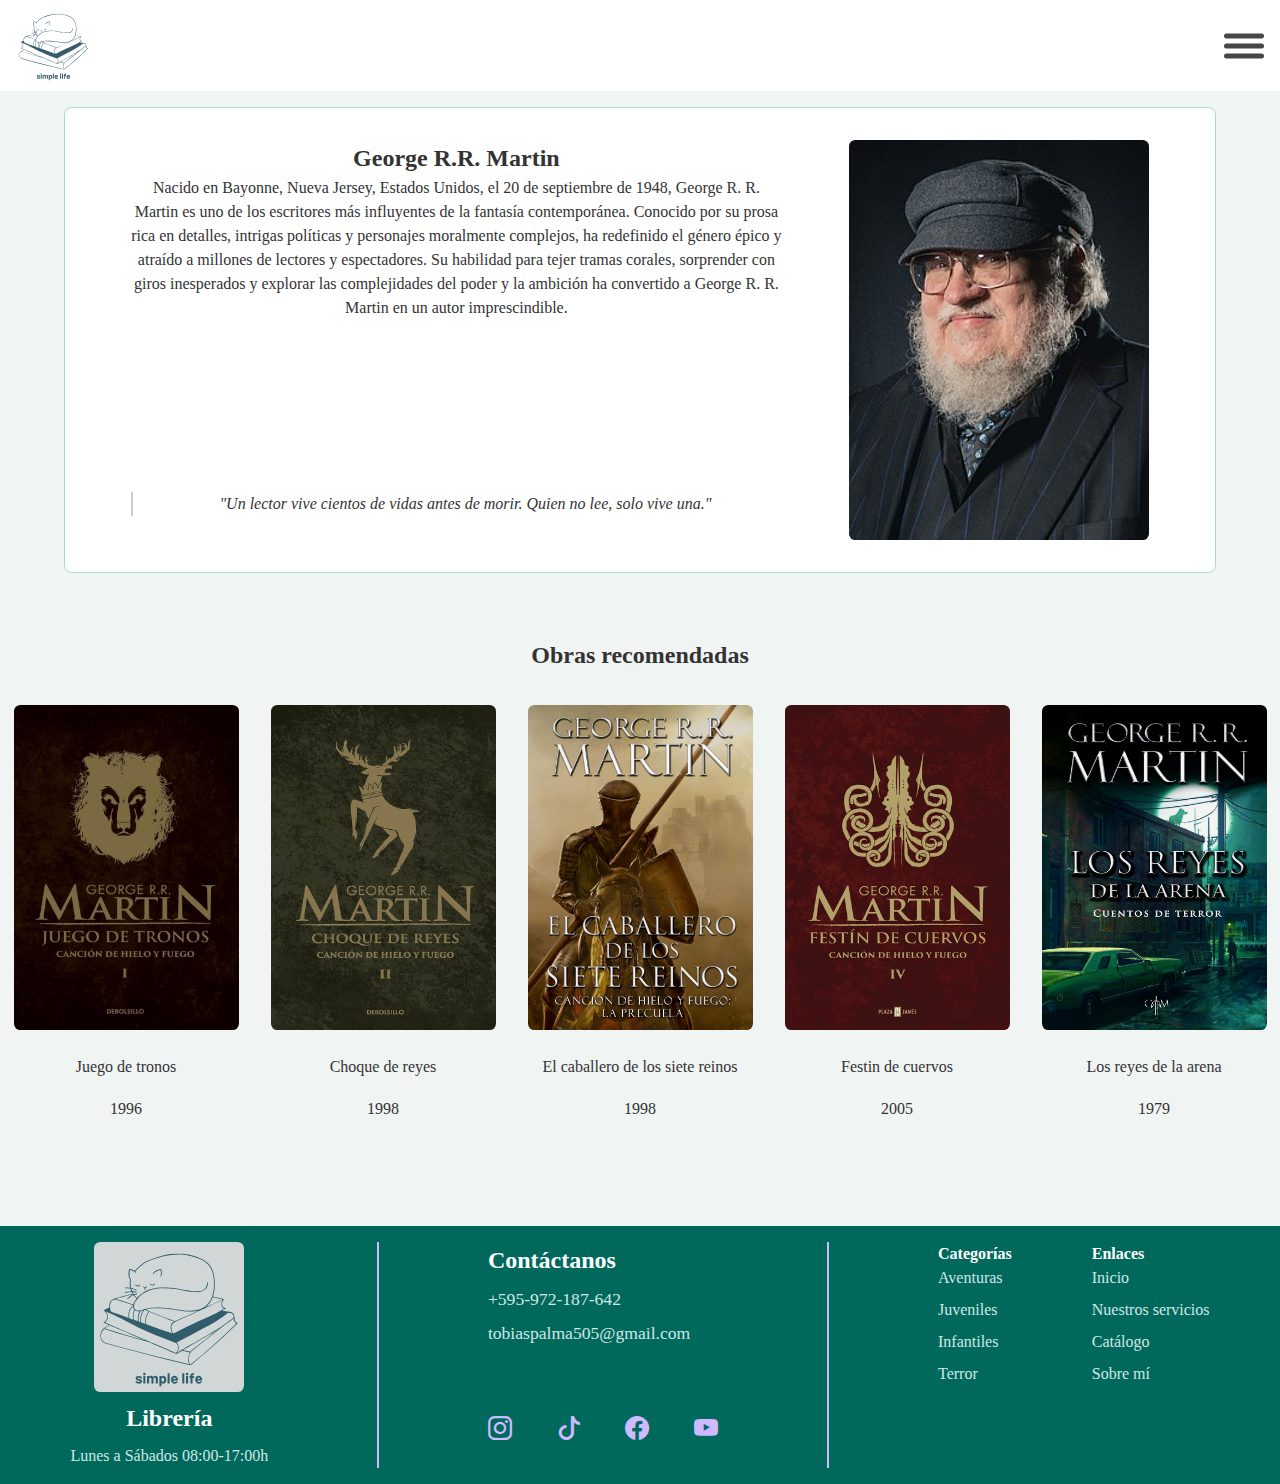
<file: pages/autores/autor4.html>
<!DOCTYPE html>
<html lang="en">
<head>
    <meta charset="UTF-8">
    <meta name="viewport" content="width=device-width, initial-scale=1.0">
    <link rel="stylesheet" href="../../css/styles.css">
    <link rel="stylesheet" href="../../css/styles2.css">
    <link
    rel="stylesheet"
    href="https://cdn.jsdelivr.net/npm/bootstrap-icons@1.10.5/font/bootstrap-icons.css"/>
    <script src="../../js/script.js" defer></script>
    <title>Autores</title>
</head>
<body>
     <header>
        <div class="headerIzquierda">
            <a href="../../index.html"><img src="../../images/logo.svg" style="width: 75px;" alt=""></a>
        </div>

        <div class="ham-menu-off">
            <li><i class="bi bi-brightness-high claro" id="icono-modo-oscuro" style="font-size: 2rem;"></i></li>
            <a href="../catalogo.html"><li>Catálogo</li></a>
            <a href="../servicios.html"><li>Nuestros servicios</li></a>
            <a href="../sugerencias.html"><li>Envianos tu sugerencias</li></a>
            <a href="../biografia.html"><li>Sobre mí</li></a>
        </div>

        <nav class="nav-ham-menu">
            <div class="ham-menu">
                <span></span>
                <span></span>
                <span></span>
            </div>
        </nav>
    </header>
    <main>
         <div class="contenedor-autores">
            <div class="autores-izquierda">
                <div>
                    <h2>George R.R. Martin</h2>
                    <p>Nacido en Bayonne, Nueva Jersey, Estados Unidos, el 20 de septiembre de 1948, George R. R. Martin es uno de los escritores más influyentes de la fantasía contemporánea. Conocido por su prosa rica en detalles, intrigas políticas y personajes moralmente complejos, ha redefinido el género épico y atraído a millones de lectores y espectadores. Su habilidad para tejer tramas corales, sorprender con giros inesperados y explorar las complejidades del poder y la ambición ha convertido a George R. R. Martin en un autor imprescindible.</p>
                </div>

                <div class="frase-celebre">
                     <p>"Un lector vive cientos de vidas antes de morir. Quien no lee, solo vive una."</p>
                </div>
        </div>
            <div class="contenedor-imagen-autor">
                <img src="../../images/autor4.jpg" alt="">
            </div>
        </div>

        <div class="contenedor-autores-obras">
            <h2>Obras recomendadas</h2>
            <div class="autores-obras">
                <div class="obra">
                    <img src="../../images/autores/juego-tronos.jpg" alt="It de Stephen King">
                    <div class="info-libros">
                        <p>Juego de tronos</p>
                        <p>1996</p>
                    </div>
                </div>
                <div class="obra">
                    <img src="../../images/autores/choque-reyes.jpg"  alt="It de Stephen King">
                    <div class="info-libros">
                        <p>Choque de reyes</p>
                        <p>1998</p></div>
                    </div>
                <div class="obra">
                    <img src="../../images/autores/caballero-siete-reinos.jpg"  alt="It de Stephen King">
                    <div class="info-libros">
                        <p>El caballero de los siete reinos</p>
                        <p>1998</p>
                    </div>
                </div>
                <div class="obra">
                    <img src="../../images/autores/festin-cuervos.jpg" alt="It de Stephen King">
                    <div class="info-libros">
                        <p>Festin de cuervos</p>
                        <p>2005</p></div>
                    </div>
                <div class="obra">
                    <img src="../../images/autores/reyes-arena.jpg" alt="It de Stephen King">
                    <div class="info-libros">
                        <p>Los reyes de la arena</p>
                        <p>1979</p>
                    </div>
                 </div>
                </div>
        </div>
        <i class="bi bi-arrow-up-circle ir-inicio hidden"  style="font-size: 2.5rem;"></i>
    </main>

    <footer>
        <div class="contenedor-footer">

        <div class="footer-izquierda">
            <img src="../../images/logo.svg" width="150px" height="auto" alt="">
            <h2>Librería</h2>
            <p>Lunes a Sábados 08:00-17:00h</p>
        </div>
        <div class="footer-linea"></div>

        <div class="footer-centro">
            <h2>Contáctanos</h2>
                <nav>
                    <ul>
                        <li class="numero">+595-972-187-642</li>
                        <li>tobiaspalma505@gmail.com</li>
                    </ul>
                </nav>
                
                <div class="footer-centro-redes">
                    <a href=""><i class="bi bi-instagram" style="font-size: 1.5rem;"></i></a>
                    <a href=""><i class="bi bi-tiktok" style="font-size: 1.5rem;"></i></a>
                    <a href=""><i class="bi bi-facebook" style="font-size: 1.5rem;"></i></a>
                    <a href=""><i class="bi bi-youtube" style="font-size: 1.5rem;"></i></a>
                </div>
        </div>
        <div class="footer-linea"></div>

            <div class="footer-derecha">
                <div class="footer-derecha-navs">
                    <h4>Categorías</h4>
                    <nav>
                        <ul>
                            <a href=""><li>Aventuras</li></a>
                            <a href=""><li>Juveniles</li></a>
                            <a href=""><li>Infantiles</li></a>
                            <a href=""><li>Terror</li></a>
                        </ul>
                        
                    </nav>
                </div>

                <div class="footer-derecha-navs">
                    <h4>Enlaces</h4>
                    <nav>
                        <ul>
                            <a href="../../index.html"><li>Inicio</li></a>
                            <a href="../../pages/servicios.html"><li>Nuestros servicios</li></a>
                            <a href="../../pages/catalogo.html"><li>Catálogo</li></a>
                            <a href="../../pages/biografia.html"><li>Sobre mí</li></a>
                        </ul>
                        
                    </nav>
                </div>
            </div>

        </div>
    </footer>
</body>
</html>
</file>
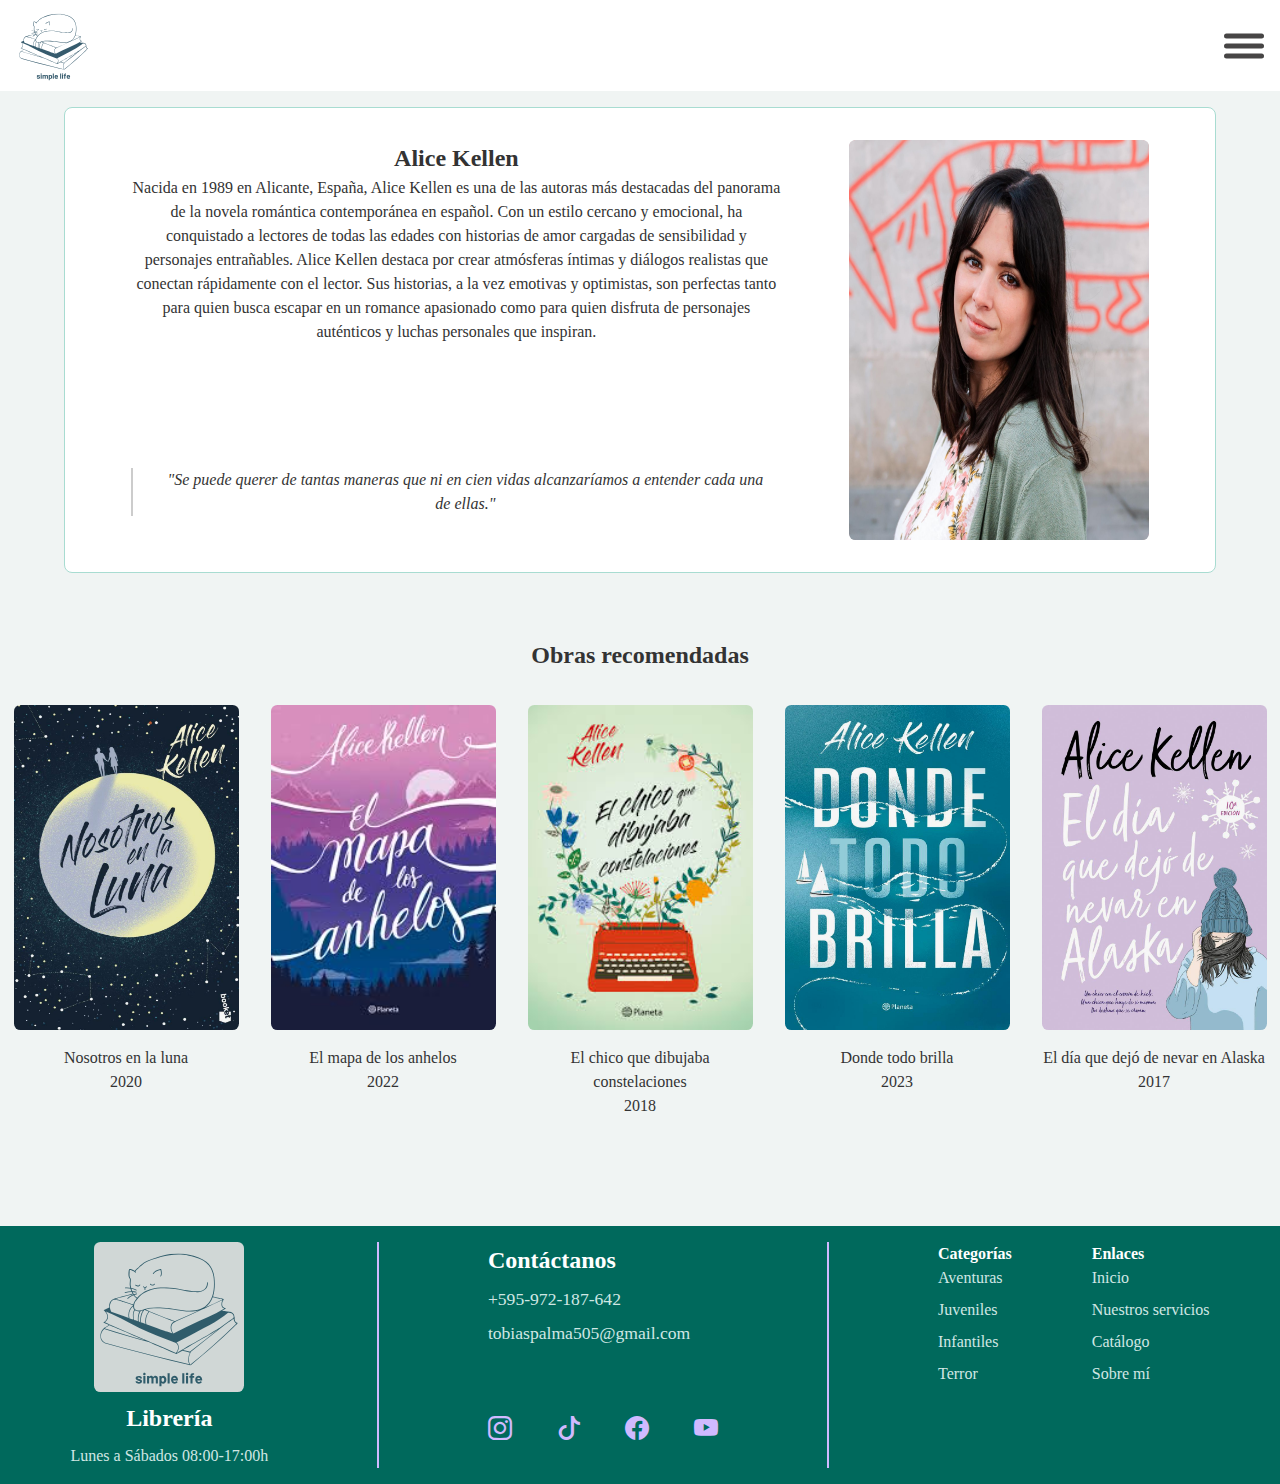
<file: pages/autores/autor5.html>
<!DOCTYPE html>
<html lang="en">
<head>
    <meta charset="UTF-8">
    <meta name="viewport" content="width=device-width, initial-scale=1.0">
    <link rel="stylesheet" href="../../css/styles.css">
    <link rel="stylesheet" href="../../css/styles2.css">
    <link
    rel="stylesheet"
    href="https://cdn.jsdelivr.net/npm/bootstrap-icons@1.10.5/font/bootstrap-icons.css"/>
    <script src="../../js/script.js" defer></script>
    <title>Autores</title>
</head>
<body>
     <header>
        <div class="headerIzquierda">
            <a href="../../index.html"><img src="../../images/logo.svg" style="width: 75px;" alt=""></a>
        </div>

        <div class="ham-menu-off">
            <!--<a href=""><li>Modo Nocturno</li></a>-->
            <a href="../catalogo.html"><li>Catálogo</li></a>
            <a href="../servicios.html"><li>Nuestros servicios</li></a>
            <a href="../sugerencias.html"><li>Envianos tu sugerencias</li></a>
            <a href="../biografia.html"><li>Sobre mí</li></a>
        </div>

        <nav class="nav-ham-menu">
            <div class="ham-menu">
                <span></span>
                <span></span>
                <span></span>
            </div>
        </nav>
    </header>
    <main>
         <div class="contenedor-autores">
            <div class="autores-izquierda">
                <div>
                    <h2>Alice Kellen</h2>
                    <p>Nacida en 1989 en Alicante, España, Alice Kellen es una de las autoras más destacadas del panorama de la novela romántica contemporánea en español. Con un estilo cercano y emocional, ha conquistado a lectores de todas las edades con historias de amor cargadas de sensibilidad y personajes entrañables. Alice Kellen destaca por crear atmósferas íntimas y diálogos realistas que conectan rápidamente con el lector. Sus historias, a la vez emotivas y optimistas, son perfectas tanto para quien busca escapar en un romance apasionado como para quien disfruta de personajes auténticos y luchas personales que inspiran.</p>
                </div>

                <div class="frase-celebre">
                     <p>"Se puede querer de tantas maneras que ni en cien vidas alcanzaríamos a entender cada una de ellas."</p>
                </div>
        </div>
            <div class="contenedor-imagen-autor">
                <img src="../../images/autor5.jpg" alt="">
            </div>
        </div>

        <div class="contenedor-autores-obras">
            <h2>Obras recomendadas</h2>
            <div class="autores-obras">
                <div class="obra">
                    <img src="../../images/autores/nosotros-luna.jpg" alt="It de Stephen King">
                    <div>
                        <p>Nosotros en la luna</p>
                        <p>2020</p>
                    </div>
                </div>
                <div class="obra">
                    <img src="../../images/autores/mapa-anhelos.jpeg" alt="It de Stephen King">
                    <div>
                        <p>El mapa de los anhelos</p>
                        <p>2022</p>
                    </div>
                </div>
                <div class="obra">
                    <img src="../../images/autores/chico-constelaciones.jpeg" alt="It de Stephen King">
                    <div>
                        <p>El chico que dibujaba constelaciones</p>
                        <p>2018</p>
                    </div>
                </div>
                <div class="obra">
                    <img src="../../images/autores/donde-todo-brilla.jpg" alt="It de Stephen King">
                    <div>
                        <p>Donde todo brilla</p>
                        <p>2023</p>
                    </div>
                </div>
                <div class="obra">
                    <img src="../../images/autores/dia-dejo-nevar-alaska.jpg" alt="It de Stephen King">
                    <div>
                        <p>El día que dejó de nevar en Alaska</p>
                        <p>2017</p>
                    </div>
                </div>
                </div>
        </div>
        <i class="bi bi-arrow-up-circle ir-inicio hidden"  style="font-size: 2.5rem;"></i>
    </main>

    <footer>
        <div class="contenedor-footer">

        <div class="footer-izquierda">
            <img src="../../images/logo.svg" width="150px" height="auto" alt="">
            <h2>Librería</h2>
            <p>Lunes a Sábados 08:00-17:00h</p>
        </div>
        <div class="footer-linea"></div>

        <div class="footer-centro">
            <h2>Contáctanos</h2>
                <nav>
                    <ul>
                        <li class="numero">+595-972-187-642</li>
                        <li>tobiaspalma505@gmail.com</li>
                    </ul>
                </nav>
                
                <div class="footer-centro-redes">
                    <a href=""><i class="bi bi-instagram" style="font-size: 1.5rem;"></i></a>
                    <a href=""><i class="bi bi-tiktok" style="font-size: 1.5rem;"></i></a>
                    <a href=""><i class="bi bi-facebook" style="font-size: 1.5rem;"></i></a>
                    <a href=""><i class="bi bi-youtube" style="font-size: 1.5rem;"></i></a>
                </div>
        </div>
        <div class="footer-linea"></div>

            <div class="footer-derecha">
                <div class="footer-derecha-navs">
                    <h4>Categorías</h4>
                    <nav>
                        <ul>
                            <a href=""><li>Aventuras</li></a>
                            <a href=""><li>Juveniles</li></a>
                            <a href=""><li>Infantiles</li></a>
                            <a href=""><li>Terror</li></a>
                        </ul>
                        
                    </nav>
                </div>

                <div class="footer-derecha-navs">
                    <h4>Enlaces</h4>
                    <nav>
                        <ul>
                            <a href="../../index.html"><li>Inicio</li></a>
                            <a href="../../pages/servicios.html"><li>Nuestros servicios</li></a>
                            <a href="../../pages/catalogo.html"><li>Catálogo</li></a>
                            <a href="../../pages/biografia.html"><li>Sobre mí</li></a>
                        </ul>
                        
                    </nav>
                </div>
            </div>

        </div>
    </footer>
</body>
</html>
</file>
<file: css/styles2.css>
.contenedor-servicios-general{
    display: flex;
    flex-direction: column;
    padding: 2rem;
    gap: 10rem;
}

.contenedor-servicios{
    background-color: var(--banner);
    width: 60%;
    height: 350px;
    display: flex;
    justify-content: space-around;
    padding: 2rem;
    border: 2px solid #A8DCD1;
    border-radius: 0.3rem;
    align-self: flex-start;
    margin: 8rem 2rem;
    flex-shrink: 0;
    overflow: hidden;
    min-width: 100px;
}

.servicio-izquierda{
  display: flex;
  flex-direction: column;
  justify-content: center;
  align-items: center;
  text-align: center;
  gap: 0.6rem;
  width: 50%;
}

.servicio-derecha{
  width: 50%;
  height: auto;
  align-self: center;
}

.servicio-derecha img{
  width: 100%;
  height: auto;
  flex-shrink: 0;
}



.servicio-izquierda button{
  border: none;
  padding: 0.8rem;
  border-radius: 0.3rem;
  background-color: #A8DCD1;
}

.servicio-izquierda button:hover,
.contenedor-explora a:hover,
.bannerDerecha button:hover{
  transform: scale(1.1);
  transition: .3s ease;
  background-color: 	#00998a;
}

.contenedor-color-fondo{
display: flex;
justify-content: flex-end;
width: 100%;
background-color: var(--contenedorRecomendados);
padding: 0;
margin: 0;
}

.contenedor-servicios.dos{
    align-self: flex-end;
}


.contenedor-explora{
    display: flex;
    flex-direction: column;
    justify-content: center;
    align-items: center;
    gap: 1rem;
    padding: 1rem;
    height: 550px;
    width: 100%;
    margin: 0;
    background-color: var(--contenedorRecomendados);
    flex-wrap: nowrap;
}
form[id='sugerencias']{
    display: flex;
    flex-direction: column;
    justify-content: center;
    width: 30%;
    gap: 0.5rem;
    padding: 1rem;
    margin: 4rem 0 15rem 0;
    border: 1px solid rgb(172, 142, 142);
    border-radius: 0.3rem;
}

form button{
  width: 50%;
  margin: 1rem;
  align-self: center;
}
.contenedor-biografia{
    display: flex;
    flex-direction: column;
    justify-content: center;
    align-items: center;
    width: 90%;
    padding: 1rem;
    gap: 1rem;

}
.biografia.primero{
    display: flex;
    background-color: var(--banner);
    border: 1px solid var(--borde);
    border-radius: 0.3rem;
    justify-content: center;
    text-align: center;
    gap: 1rem;
    padding: 1.5rem;
    flex-wrap: wrap;
}

.biografia-derecha{
    display: flex;
    flex-direction: column;
    justify-content: space-between;
    align-items: center;
    width: 60%;
}



.biografias-secundarias{
    display: flex;
    width: 80%;
    gap: 1.5rem;
    flex-wrap: wrap;
}

.biografia.primero img{
  width: 400px;
  border-radius: 10%;
  height: auto;
}
.biografia.segundo{
    display: flex;
    flex-direction: column;
    flex-grow: 2;
    flex-basis: 63%;
    
    background-color: lightpink;
}

.biografia.tercero,
.biografia.cuarto{
    display: flex;
    flex-direction: column;
    gap: 0.5rem;
    background-color: var(--banner);
    border: 1px solid var(--borde);
    height: 300px;
    width: 45%;
    overflow: auto;
}
.biografia h2{
  text-align: center;
}

.biografia.tercero ul li,
.biografia.cuarto ul li{
  margin: 0.8rem;
  list-style: inside;
  color: var(--letras);
}



.contenedor-autores{
  display: flex;
  justify-content: space-around;
  text-align: center;
  padding: 2rem;
  width: 90%;
  height: auto;
  background-color:var(--banner);
  border: 1px solid #A8DCD1;
  border-radius: 0.5rem;
}

.autores-izquierda{
  display: flex;
  flex-direction: column;
  justify-content: space-between;
  width: 60%;
  font-size: 1em
}

.frase-celebre{
  font-style: italic;
  color: #3f3f3f;
  border-left: 2px solid #ccc;
  padding-left: 1em;
  margin: 1.5em 0;
}

.contenedor-autores-obras{
  margin: 4rem;
  text-align: center;
}

.autores-obras{
  display: flex;
  justify-content: space-around;
  align-items: flex-start;
  text-align: center;
  padding: 1rem;
  gap: 2rem;
  height: auto;
  margin: 1rem;
}

.contenedor-imagen-autor{
  width: 300px;
  height: 400px;
  background-color: lightcoral;
   border-radius: 0.5rem;
}

.contenedor-imagen-autor img{
  width: 100%;
  height: 100%;
}

.obra{
  display: flex;
  flex-direction: column;
  justify-content: flex-start;
  align-items: center;
  gap: 1rem;
  width: 225px;
  height: 425px;
  text-align: center;
}

.obra:hover{
  transform: scale(1.1);
  transition: .3s ease;
  cursor: pointer;
}

.obra img{
  width: 225px;
  height: 325px;
  max-width: 225px;
  max-height: 325px;
}

.sugerencias-titulos{
  display: flex;
  flex-direction: column;
  justify-content: center;
  align-items: center;
  text-align: center;
  width: 80%;
}

.catalogo-destacados{
  align-self: center;
  background-color: var(--contenedorRecomendados);
  width: 90%;
}
.catalogo-destacados button{
  background-color:var(--contenedorRecomendados);
}

.catalogo-destacados .masVendidos{
  margin: 0 auto;
  width: 100%;
}
</file>
<file: css/styles.css>
/*CSS RESET*/

/* 1. Use a more-intuitive box-sizing model */
*, *::before, *::after {
    box-sizing: border-box;
  }
  
  /* 2. Remove default margin */
  * {
    margin: 0;
    padding: 0;
  }
  
  body {
    /* 3. Add accessible line-height */
    line-height: 1.5;
    /* 4. Improve text rendering */
    -webkit-font-smoothing: antialiased;
    min-width: 150px;
  }
  
  /* 5. Improve media defaults */
  img, picture, video, canvas, svg {
    display: block;
    max-width: 100%;
    border-radius: 0.4rem;
  }
  
  /* 6. Inherit fonts for form controls */
  input, button, textarea, select {
    font: inherit;
  }
  
  /* 7. Avoid text overflows */
  p, h1, h2, h3, h4, h5, h6, a {
    overflow-wrap: break-word;
    color: var(--letras);
  }
  
  /* 8. Improve line wrapping */
  p {
    text-wrap: pretty;
  }
  h1, h2, h3, h4, h5, h6 {
    text-wrap: balance;
  }
  
  /*
    9. Create a root stacking context
  */
  #root, #__next {
    isolation: isolate;
  }

  li,ol{
    list-style: none;
  }

  a{
    text-decoration: none;
  }

  button{
    cursor: pointer;
    color:var(--letras);
  }
  a[type='button']{
    border: 1px solid rgb(124, 124, 124);
    padding: 0.5rem 1rem;
    border-radius: 0.2rem;
  }

.pre-btn,
.nxt-btn,
.ir-inicio{
  
  border: none;
}

:root{
  --fondo:#F0F4F3;
  --header:white;
  --ham-menu: #FFF8F0;
  --ham-menu-btn:rgb(71, 69, 69);
  --contenedorRecomendados:#ececec;
  --banner:#FFFFFF;
  --borde:#A8DCD1;
  --footer:#00695C;
  --letras:#333333;
  --iconos:black;

}

.modo-oscuro{
  --fondo:    #121A1A; 
  --header:   #1E2A2A;   
  --ham-menu: #1E2A2A;   
  --contenedorRecomendados: #262F2F; 

  --banner:   #1E2A2A;   
  --borde:    #2C3E3E;   
  --footer:   #004D40;   

  --letras:   #ECEFF1;  
  --iconos:   #ECEFF1;  
  --ham-menu-btn: #ECEFF1;
}

#icono-modo-oscuro{
  transform: translate(-50%, -50%);
  cursor: pointer;
  font-size: 2.1rem;
  color: var(--letras);
}



header{
    display: flex;
    justify-content: space-between;
    align-items: center;
    padding:0.5rem 1rem;
    background-color: var(--header);
}

.ham-menu-off{
  background-color:var(--ham-menu);
  height: 100vh;
  width: 100%;
  max-width: 30%;
  position: fixed;
  top: 0;
  right: -40%;
  transition: .3s ease;

  display: flex;
  flex-direction: column;
  gap: 1rem;
  padding: 2rem;
  z-index: 1;
  font-size: 1.3rem;
  min-width: 40%;
}

.ham-menu-off.active{
  right: 0;
}

.ham-menu{
  position: relative;
  width: 40px;
  height: 40px;
  margin-left: auto;
   cursor: pointer;
}

.ham-menu span{
  position: absolute;
  top: 50%;
  left: 50%;
  height: 5px;
  width: 100%;
  background-color: var(--ham-menu-btn);
  transform: translate(-50%, -50%);
  border-radius: 1rem;
  transition: .3s ease;
  z-index: 1;
}

.ham-menu span:nth-child(1){
  top: 25%;
}

.ham-menu span:nth-child(3){
  top: 75%;
}

.ham-menu.active span:nth-child(1){
  top: 50%;
  transform: translate(-50%, -50%) rotate(45deg);
}

.ham-menu.active span:nth-child(2){
  opacity: 0;
}


.ham-menu.active span:nth-child(3){
  top: 50%;
  transform: translate(-50%, -50%) rotate(-45deg);
}

.ham-menu span {
  transform-origin: center center;
}



.contenedorIntroduccion,
.contenedorRecomendados{
    display: flex;
    justify-content: space-between;
    align-items: center;
    padding: 1rem;
    gap: 1rem;
    text-align: center;
    width: 90%;
    flex-shrink: 0;
}

.contenedorIntroduccion img{
  overflow: hidden;
}

main{
    display: flex;
    flex-direction: column;
    align-items: center;
    padding-top: 1rem;
    background-color: var(--fondo);
    overflow: hidden;
}
.titulos-catalogos{
  align-self: self-start;
  padding-left: 6rem;
  margin-top: 2rem;
}

.titulos-catalogos.destacados{
  align-self: center;
}

.contenedorRecomendados{
  justify-content: center;
  width: 90%;
  height: auto;
  gap: 2rem;
  background-color:var(--contenedorRecomendados) ;
  border-radius: 0.5rem;
  margin: 2rem 0;
  padding: 1rem 0;
  flex-wrap: wrap;
}
.contenedorLista{
position: relative;
overflow: hidden;
  display: flex;
  align-items: center;
  padding: 1rem 4rem;
  width: 100%;
  margin-bottom: 2rem;
}

.masVendidos{
overflow-x:hidden;
scroll-behavior: smooth;
width: 70%;
  display: flex;
  justify-content: flex-start;
  align-items: center;
  gap: 4rem;
  padding: 1rem 1rem;
}

.masVendidos::-webkit-scrollbar{
  display: none;
}

.libros{
  width: 180px;
  height: 380px;
  flex-shrink: 0;
  display: flex;
  flex-direction: column;
  justify-content: flex-start;
  align-items: center;
  gap: 0.5rem;
  overflow: hidden;
  overflow-x: hidden;
  object-fit: cover;
}

.libros:hover{
  transform: scale(1.02);
  transition: .3s ease;
  cursor: pointer;
}

.info-libros{
  width: 100%;
  height: 100%;
  display: flex;
  flex-direction: column;
  justify-content: space-around;
  align-items: center;
  text-align: center;
}

.libros img{
  object-fit: cover;
  width: 200px;
  height: 850px;
  overflow: hidden;
}

.contenedorBanner{
  display: flex;
  justify-content: center;
  padding: 1rem;
  gap: 1rem;
  border: 2px solid var(--borde);
  border-radius: 0.3rem;
  width: 80%;
  background-color: var(--banner);
  margin-bottom: 2rem;
  flex-wrap: wrap-reverse;
  min-width: 100px;
}
.bannerDerecha{
  display: flex;
  flex-direction: column;
  justify-content: flex-start;
  gap: 1rem;
  width: 60%;
  min-width: 100px;
  flex-shrink: 0;

}

.contenedorBanner img{
  width:350px;
  height:200px;
  flex-shrink: 0;
}

.bannerDerecha button{
  width: 6rem;
  height: auto;
  padding: 1rem;
  border: none;
  border-radius: 0.5rem;
  background-color: #00897B;
  margin: 0 auto;
}

.contenedorAutores{
  display: flex;
  justify-content: center;
  align-items: center;
  gap: 3rem;
  text-align: center;
  width: 80%;
  padding: 1rem;
  margin: 1rem;
  flex-wrap: wrap;
}
.contenedorAutores span{
  display: flex;
  flex-direction: column;
  justify-content: center;
  align-items: center;
  text-align: center;
  flex-shrink:0;
}

.contenedorAutores span:hover{
  transform: scale(1.02);
  transition: .3s ease;
}

.contenedorAutores span img{
width: 150px;
height: 150px;
border-radius: 50%;
margin-bottom: 0.5rem;
flex-shrink: 0;
}

.tituloCentrado{
  align-self: center;
}

.ir-inicio{
  position: fixed;
  right: 20px;
  bottom: 20px;
  opacity: 0.5;
  border: none;
  cursor: pointer;
}

.ir-inicio:hover{
  opacity: 1;
  transition: all 0.2s linear;
}

.ir-inicio.hidden{
  display: none;
}

footer{
  display: flex;
}

.contenedor-footer{
  display: flex;
  justify-content: space-around;
  width: 100%;
  height: 100%;
  padding: 1rem;
  background-color: var(--footer);
  flex-wrap: wrap;
  overflow: hidden;
}

.contenedor-footer h2, .contenedor-footer li, .contenedor-footer h4,
.footer-izquierda h2, .contenedor-footer p{
   color: 	#FFFFFF;
}

.contenedor-footer i{
  color: #D0BAFF;
}

.contenedor-footer img{
  background-color: rgb(231, 228, 228);
  opacity: 0.9;
}

.contenedor-footer li,
.footer-izquierda p{
   color: 	#D0E7E4;
}

.footer-izquierda{
  display: flex;
  flex-direction: column;
  align-items: center;
  gap: 0.5rem;
}

.footer-centro{
  display: flex;
  flex-direction: column;
  gap: 0.5rem;
}

.footer-centro-redes{
  display: flex;
  justify-content: flex-start;
  gap: 2.8rem;
  margin-top: 3.5rem;
}

footer .footer-linea{
  border-left: 2px solid #D0BAFF;
  height: auto;
}

.footer-centro nav ul:nth-child(1){
  font-size: 1.1rem;
}


.footer-derecha{
  display: flex;
  justify-content: flex-start;
  gap: 5rem;
}

nav ul{
  display: flex;
  flex-direction: column;
  gap: 0.5rem;
}

.recomendadosDerecha{
  display: flex;
  flex-direction: column;
  justify-content: flex-start;
  align-items: center;
  gap: 0.8rem;
}
.recomendadosDerecha button{
  padding: 0.5rem 1rem;
  background-color: #00897B;
  border: none;
  border-radius: 0.3rem;
}

.bannerDerecha button:hover,
.recomendadosDerecha button:hover{
  transform: scale(1.1);
  transition: .3s ease;
  background-color: #005048;
}

.pre-btn,
.nxt-btn{
  color: var(--iconos);
  border: none;
  background-color: var(--fondo);
}

.ir-inicio{
  color: var(--letras);
}
</file>
